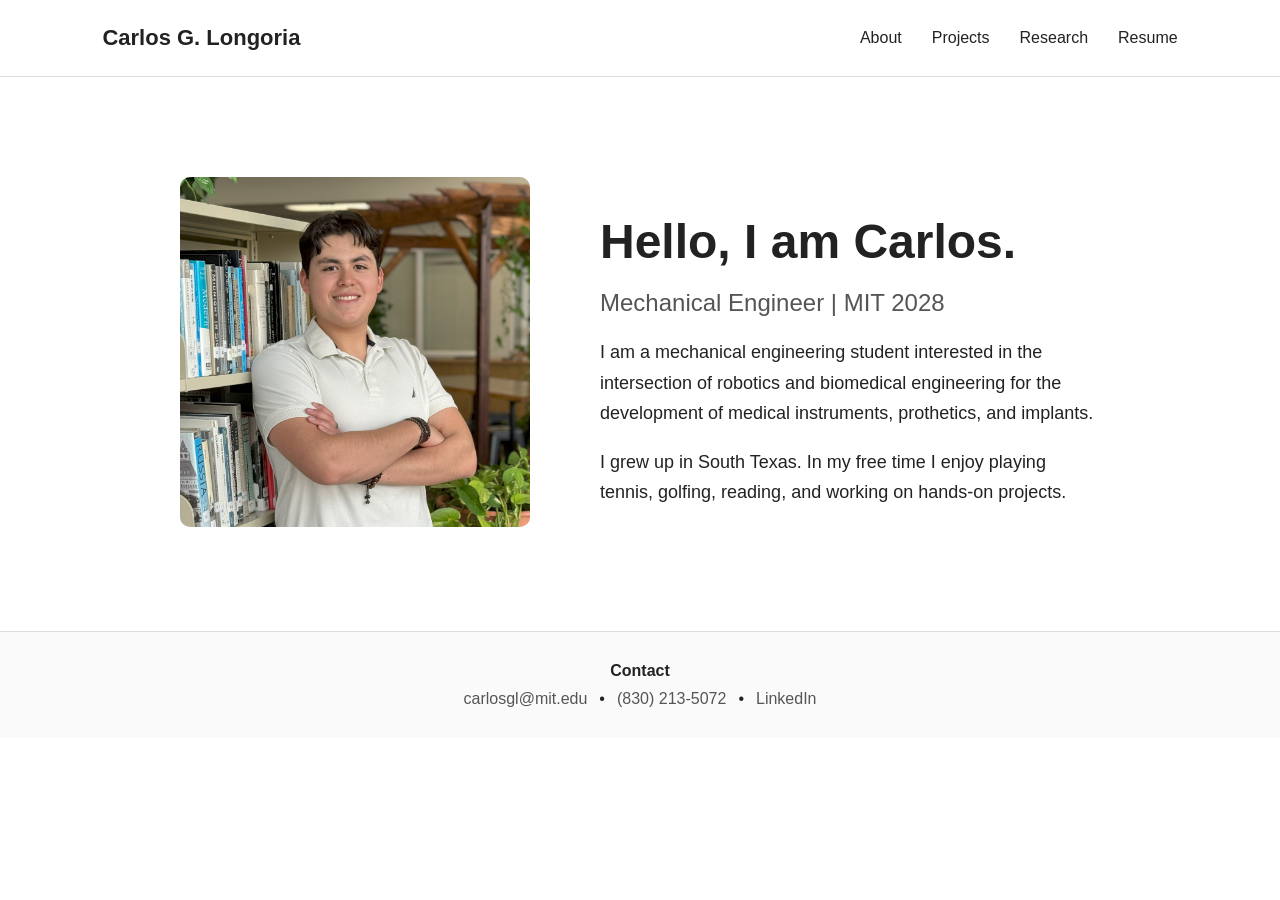
<file: index.html>
<!DOCTYPE html>

<html lang="en">

<head>
    <meta charset="UTF-8">
    <meta name="viewport" content="width=device-width, initial-scale=1.0">

    <title>About Me</title>

    <link rel="stylesheet" href="styles.css">
</head>

<body>

    <!-- Navigation bar -->
    <nav>
        <div class="nav-name">
            Carlos G. Longoria
        </div>

        <div class="nav-links">
            <a href="index.html">About</a>
            <a href="projects.html">Projects</a>
            <a href="research.html">Research</a>
            <a href="resume.html">Resume</a>
        </div>
    </nav>


    <!-- Main introduction -->
    <main class="home">

        <div class="profile-image">
            <img src="images/formalPicture.jpg">
        </div>

        <div class="bio">

            <h1>Hello, I am Carlos.</h1>

            <h2>Mechanical Engineer | MIT 2028</h2>

            <p>
                I am a mechanical engineering student interested in the
                intersection of robotics and biomedical engineering for the
                development of medical instruments, prothetics, and implants.
            </p>

            <p>
                I grew up in South Texas. In my free time I enjoy playing tennis,
                golfing, reading, and working on hands-on projects.
            </p>

        </div>

    </main>

</body>

<footer class="site-footer">

    <div class="footer-content">

        <p class="footer-title">Contact</p>

        <div class="footer-links">

            <a href="mailto:your-email@mit.edu">
                carlosgl@mit.edu
            </a>

            <span>•</span>

            <a href="tel:+12345678900">
                (830) 213-5072
            </a>

            <span>•</span>

            <a href="https://www.linkedin.com/in/carlos-g-longoria/"
               target="_blank"
               rel="noopener noreferrer">
                LinkedIn
            </a>

        </div>

    </div>

</footer>

</html>
</file>
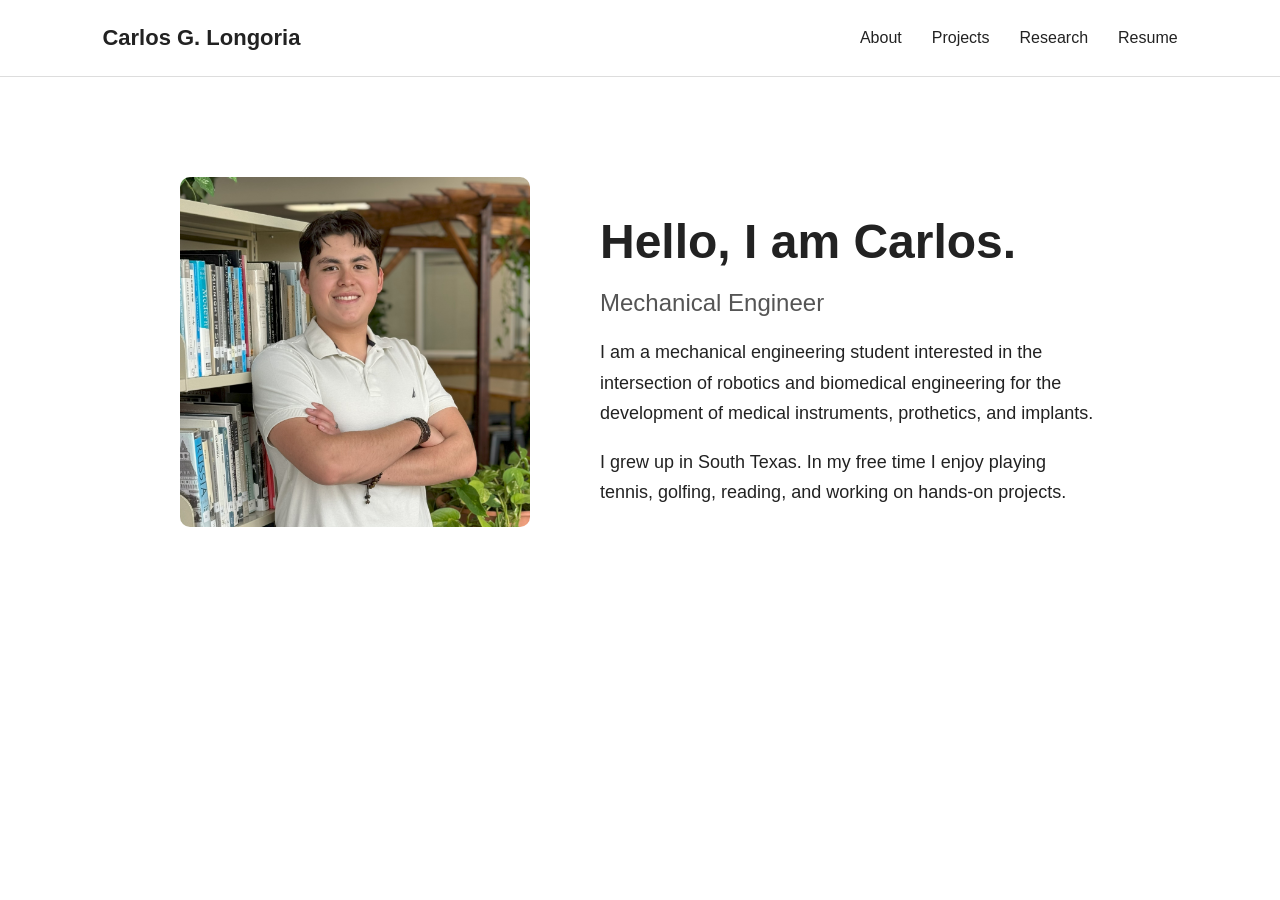
<file: about.html>
<!DOCTYPE html>

<html lang="en">

<head>
    <meta charset="UTF-8">
    <meta name="viewport" content="width=device-width, initial-scale=1.0">

    <title>About Me</title>

    <link rel="stylesheet" href="styles.css">
</head>

<body>

    <!-- Navigation bar -->
    <nav>
        <div class="nav-name">
            Carlos G. Longoria
        </div>

        <div class="nav-links">
            <a href="about.html">About</a>
            <a href="projects.html">Projects</a>
            <a href="research.html">Research</a>
            <a href="resume.html">Resume</a>
        </div>
    </nav>


    <!-- Main introduction -->
    <main class="home">

        <div class="profile-image">
            <img src="images/formalPicture.jpg">
        </div>

        <div class="bio">

            <h1>Hello, I am Carlos.</h1>

            <h2>Mechanical Engineer</h2>

            <p>
                I am a mechanical engineering student interested in the
                intersection of robotics and biomedical engineering for the
                development of medical instruments, prothetics, and implants.
            </p>

            <p>
                I grew up in South Texas. In my free time I enjoy playing tennis,
                golfing, reading, and working on hands-on projects.
            </p>

        </div>

    </main>

</body>

</html>
</file>
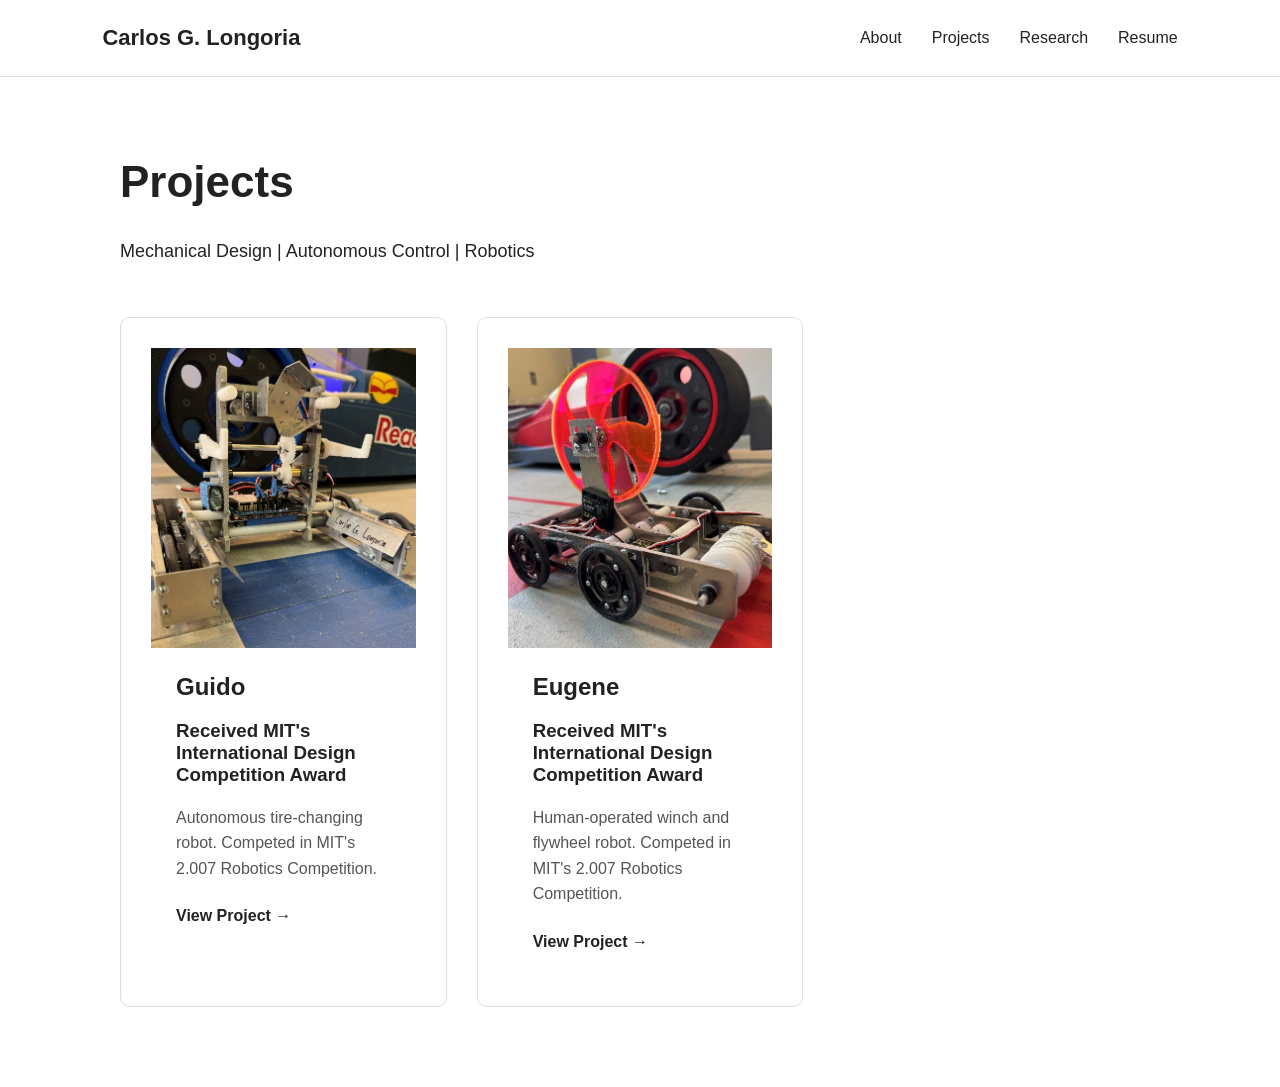
<file: projects.html>
<!DOCTYPE html>
<html lang="en">

<head>
    <meta charset="UTF-8">
    <meta name="viewport" content="width=device-width, initial-scale=1.0">

    <title>Projects</title>

    <link rel="stylesheet" href="styles.css">
</head>

<body>

    <!-- Navigation -->
    <nav>
        <div class="nav-name">
            Carlos G. Longoria
        </div>

        <div class="nav-links">
            <a href="index.html">About</a>
            <a href="projects.html">Projects</a>
            <a href="research.html">Research</a>
            <a href="resume.html">Resume</a>
        </div>
    </nav>


    <!-- Main Projects Page -->
    <main class="page">

        <h1>Projects</h1>

        <p class="page-intro">
            Mechanical Design | Autonomous Control | Robotics
        </p>


        <div class="projects-grid">

            <!-- Project 1 -->
            <a class="project-card" href="projects/guido.html">

                <img
                    class="project-thumbnail"
                    src="projects/guido/guidoFinal.jpg"
                    alt="Project 1 thumbnail">

                <div class="project-card-content">

                    <h2>Guido</h2>

                    <h3>Received MIT's International Design Competition Award</h3>

                    <p>
                        Autonomous tire-changing robot.
                        Competed in MIT's 2.007 Robotics Competition.

                    </p>


                    <span class="project-link">
                        View Project →
                    </span>

                </div>

            </a>


            <!-- Project 2 -->
            <a class="project-card" href="projects/eugene.html">

                <img
                    class="project-thumbnail"
                    src="projects/eugene/eugeneFinal.jpg"
                    alt="Project 2 thumbnail">

                <div class="project-card-content">

                    <h2>Eugene</h2>

                    <h3>Received MIT's International Design Competition Award</h3>

                    <p>
                        Human-operated winch and flywheel robot.
                        Competed in MIT's 2.007 Robotics Competition.
                    </p>

                    <span class="project-link">
                        View Project →
                    </span>

                </div>

            </a>


            <!-- Project 3 -->
            <!-- <a class="project-card" href="projects/project3.html">

                <img
                    class="project-thumbnail"
                    src="images/projects/project3-thumbnail.jpg"
                    alt="Project 3 thumbnail">

                <div class="project-card-content">

                    <h2>Project 3</h2>

                    <p>
                        A short description of Project 3 and what made
                        the project interesting.
                    </p>

                    <span class="project-link">
                        View Project →
                    </span>

                </div>

            </a> -->

        </div>

    </main>

</body>

</html>
</file>
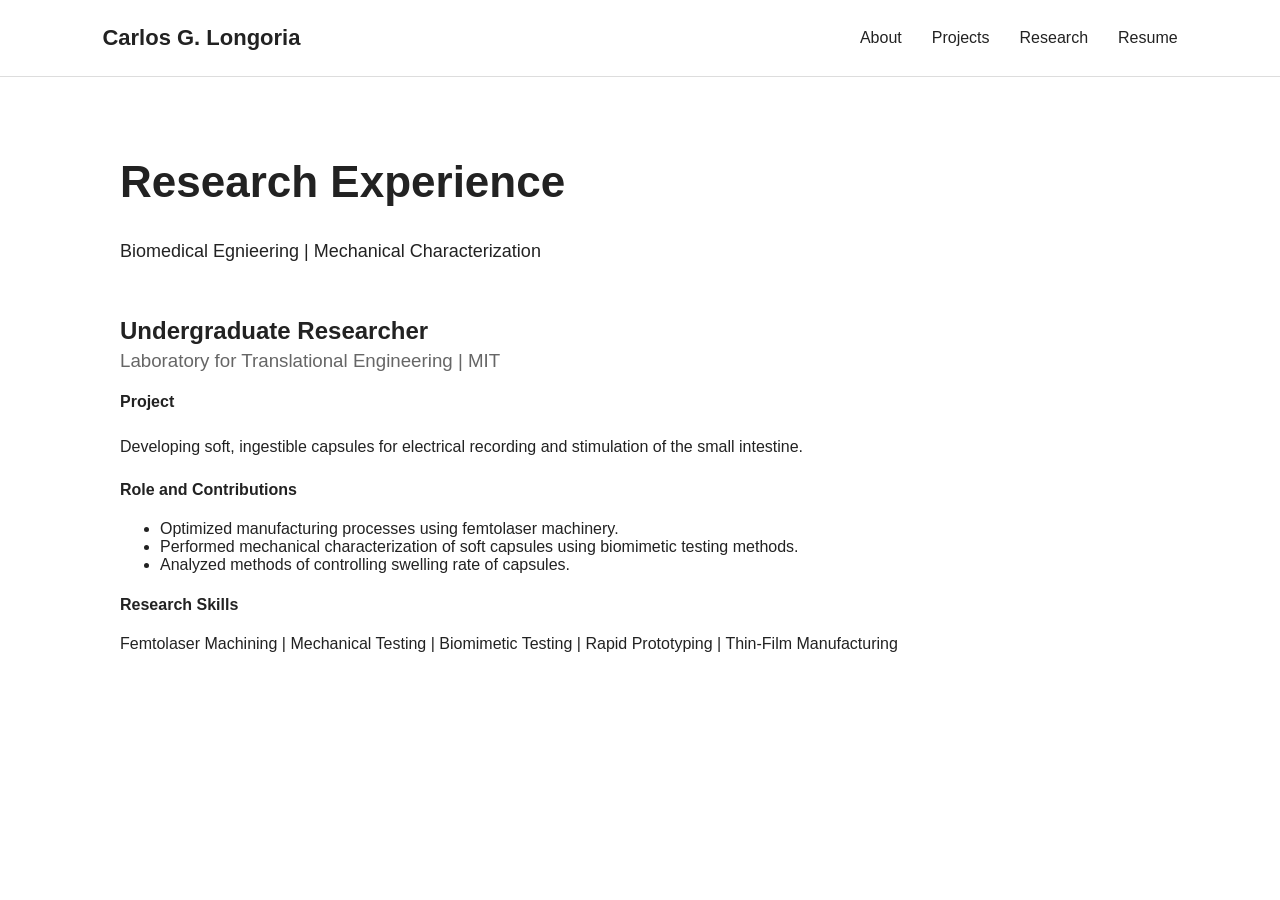
<file: research.html>
<!DOCTYPE html>

<html lang="en">

<head>

    <meta charset="UTF-8">
    <meta name="viewport" content="width=device-width, initial-scale=1.0">

    <title>Research</title>

    <link rel="stylesheet" href="styles.css">

</head>


<body>

    <nav>

        <div class="nav-name">
            Carlos G. Longoria
        </div>

        <div class="nav-links">
            <a href="index.html">About</a>
            <a href="projects.html">Projects</a>
            <a href="research.html">Research</a>
            <a href="resume.html">Resume</a>
        </div>

    </nav>


    <main class="page">

        <h1>Research Experience</h1>

        <p class="page-intro">
            Biomedical Egnieering | Mechanical Characterization
        </p>

        <section class="experience">

            <div class="research-header">

                <div>
                    <h2>Undergraduate Researcher</h2>
                    <h3>Laboratory for Translational Engineering | MIT</h3>
                </div>

            </div>


            <div class="research-content">

                <div class="research-section">

                    <h4>Project</h4>

                    <p>
                        Developing soft, ingestible capsules for electrical
                        recording and stimulation of the small intestine.
                    </p>

                </div>


                <div class="research-section">

                    <h4>Role and Contributions</h4>

                    <ul>
                        <li>
                            Optimized manufacturing processes using femtolaser machinery.
                        </li>

                        <li>
                            Performed mechanical characterization of soft capsules using biomimetic testing methods.
                        </li>

                        <li>
                            Analyzed methods of controlling swelling rate of capsules.
                        </li>
                    </ul>

                </div>


                <div class="research-skills">

                    <h4>Research Skills</h4>

                    <span>Femtolaser Machining |</span>
                    <span>Mechanical Testing |</span>
                    <span>Biomimetic Testing |</span>
                    <span>Rapid Prototyping |</span>
                    <span>Thin-Film Manufacturing</span>

                </div>

            </div>

        </section>


        <!-- Future research experience

        <section class="experience">

            <div class="research-header">

                <div>
                    <h2>Research Position</h2>
                    <h3>Laboratory Name | University</h3>
                </div>

            </div>

            <div class="research-content">

                <div class="research-section">

                    <h4>Project</h4>

                    <p>
                        Description of the research project.
                    </p>

                </div>

                <div class="research-section">

                    <h4>My Contributions</h4>

                    <ul>
                        <li>Contribution one.</li>
                        <li>Contribution two.</li>
                    </ul>

                </div>

            </div>

        </section>

        -->

    </main>

</body>

</html>
</file>
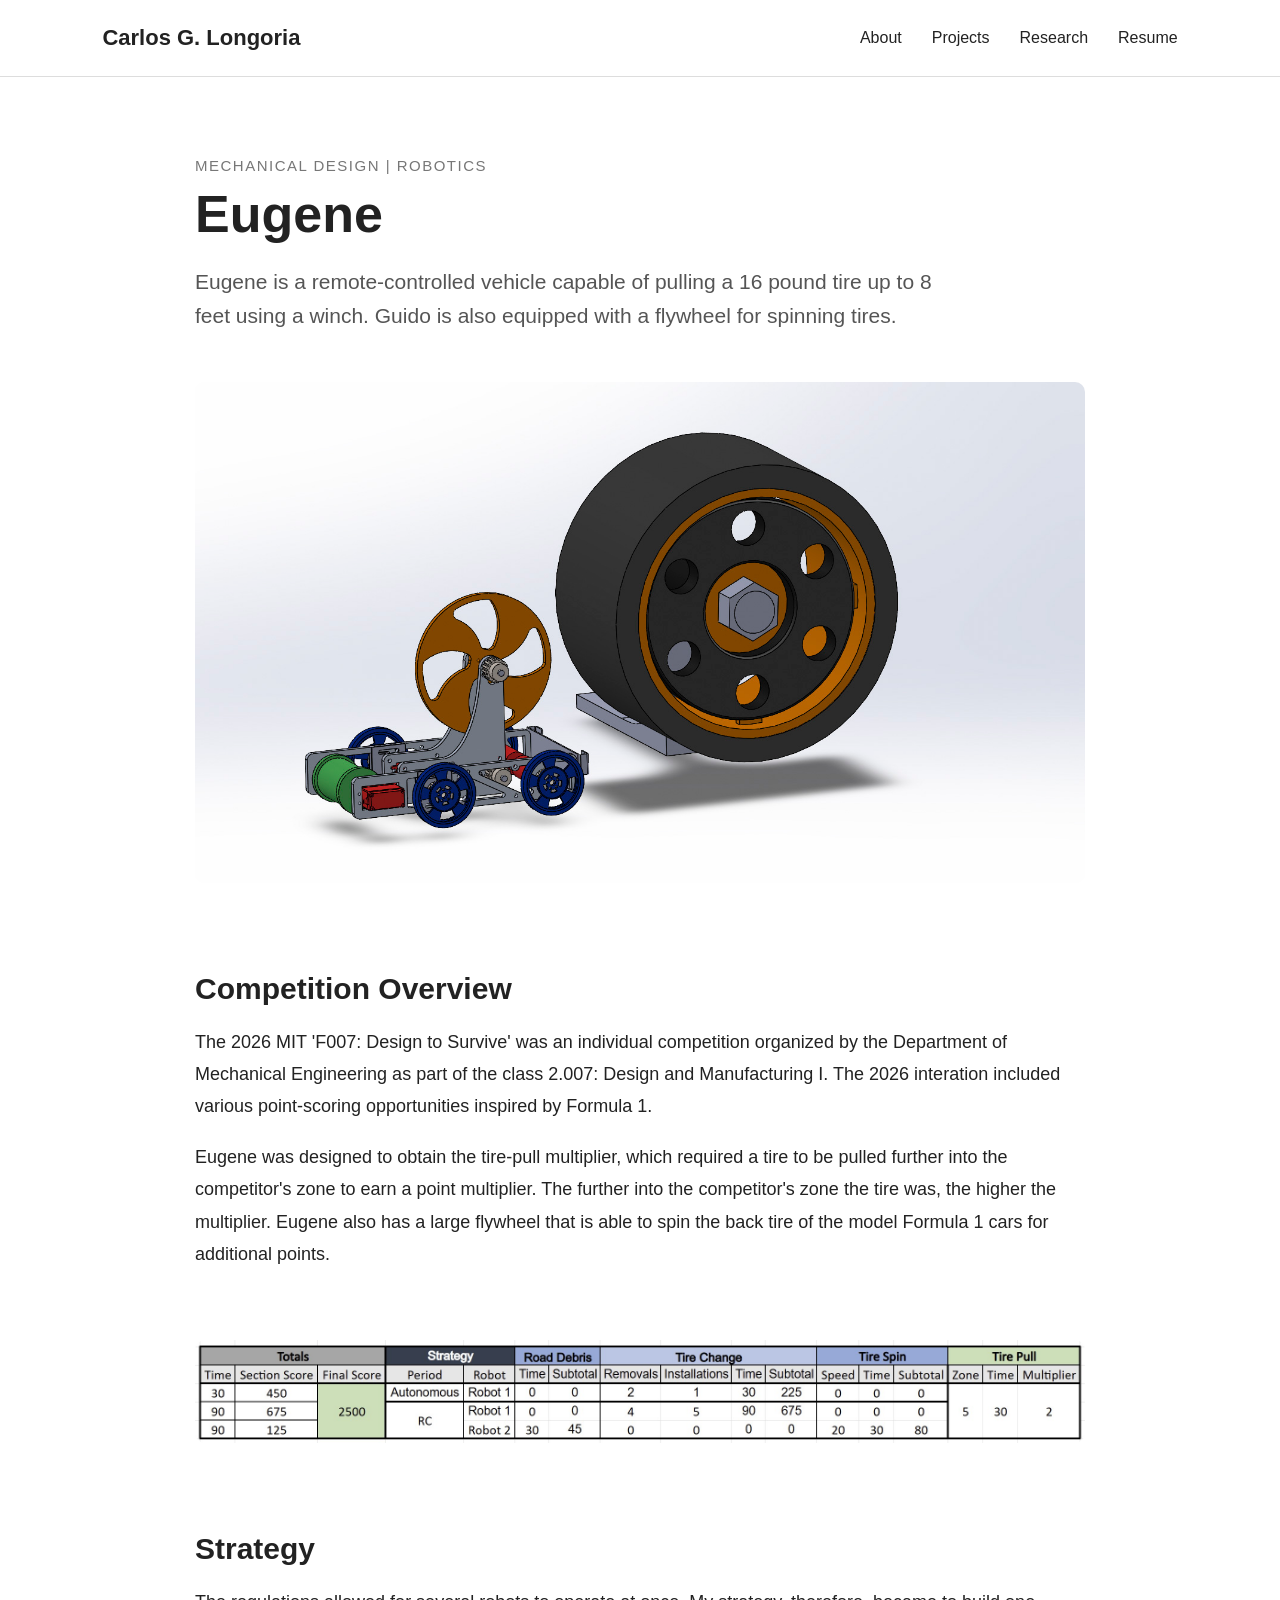
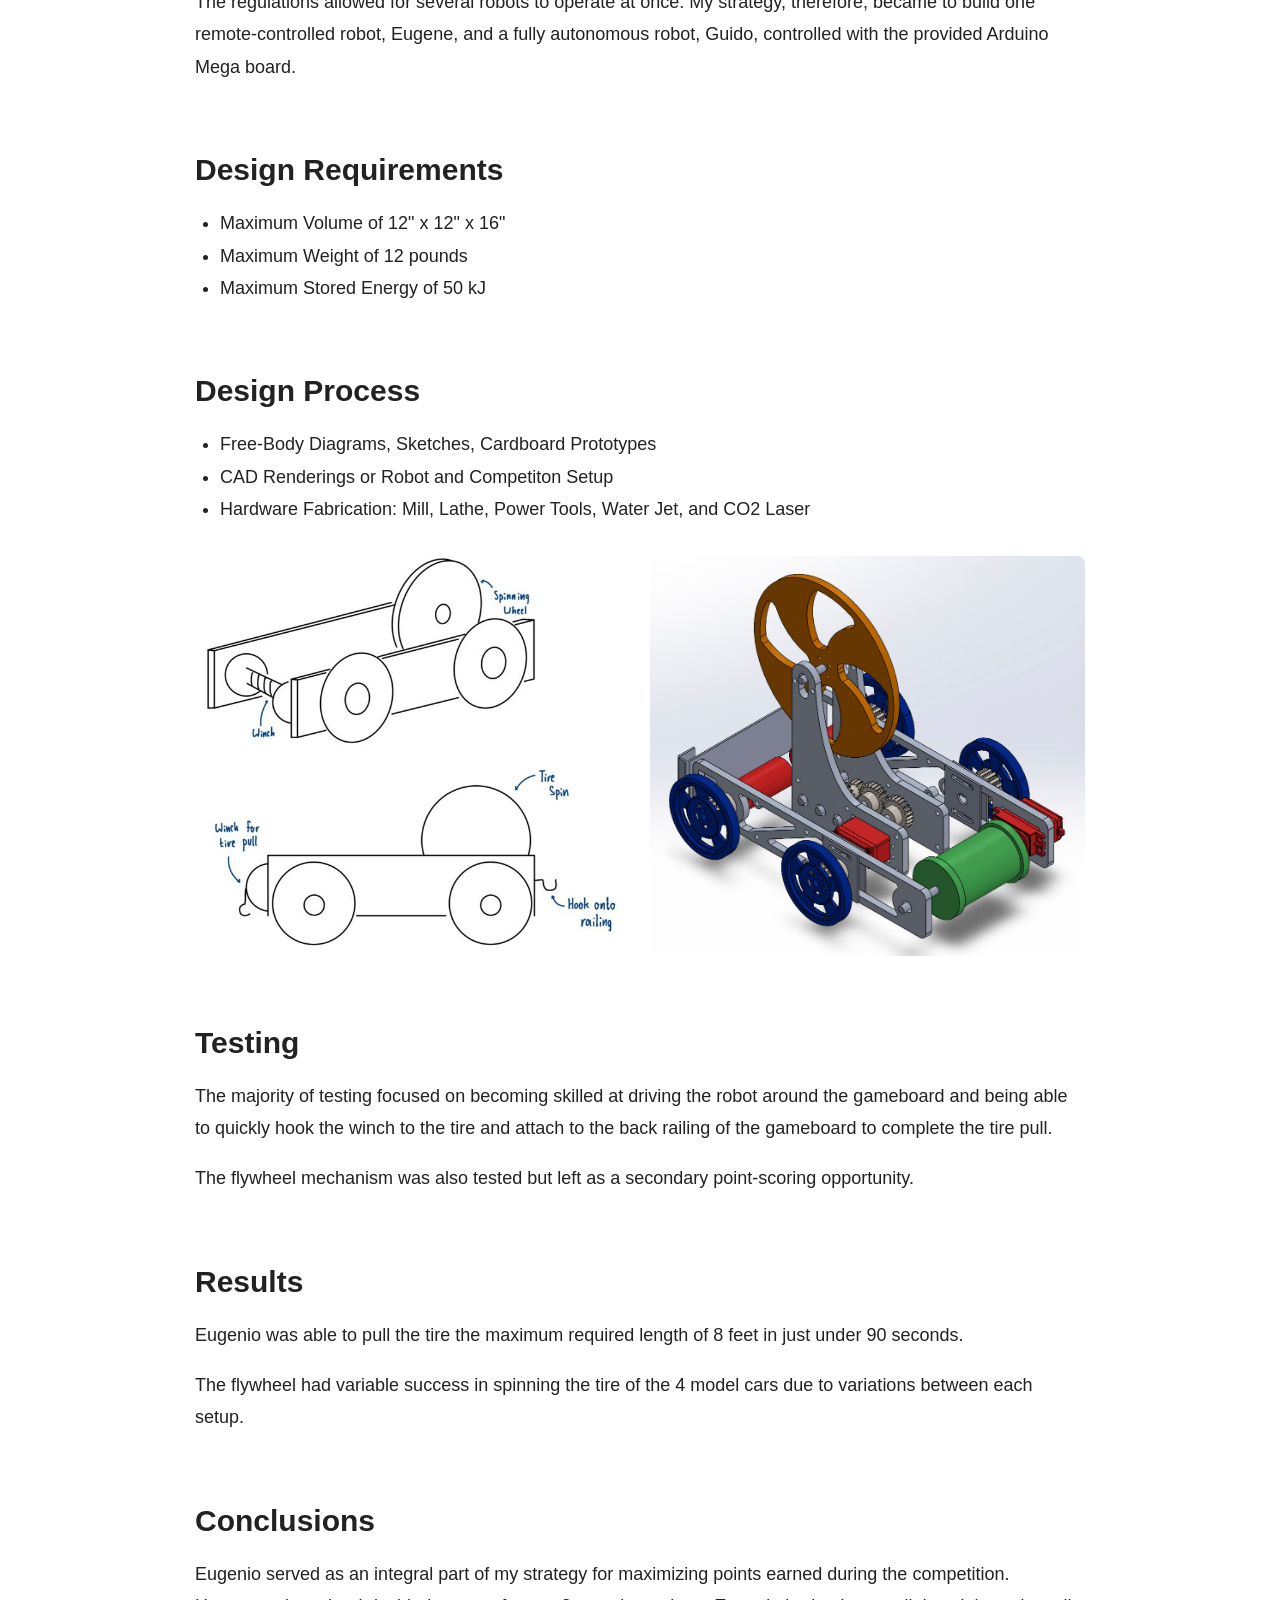
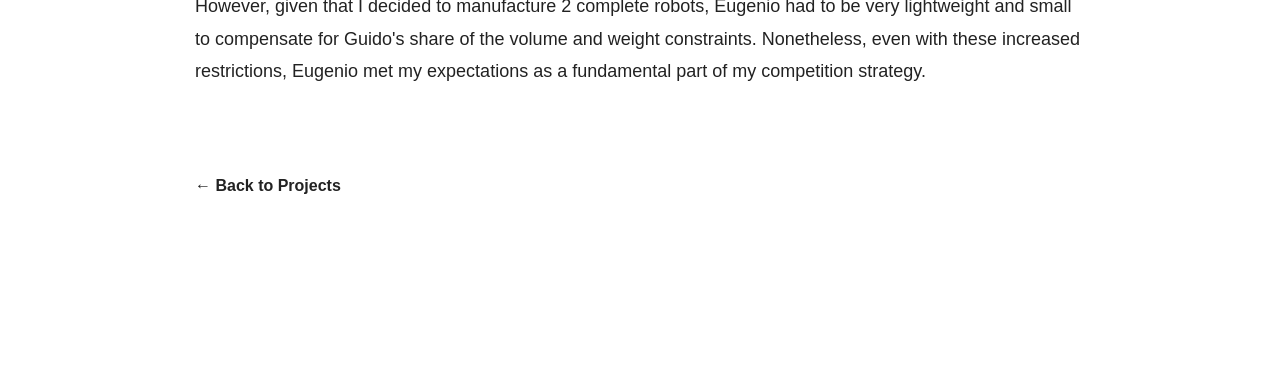
<file: projects/eugene.html>
<!DOCTYPE html>
<html lang="en">

<head>
    <meta charset="UTF-8">
    <meta name="viewport" content="width=device-width, initial-scale=1.0">

    <title>Eugene</title>

    <!-- ../ means go back one folder -->
    <link rel="stylesheet" href="../styles.css">
</head>

<body>

    <!-- Navigation -->
    <nav>

        <div class="nav-name">
            Carlos G. Longoria
        </div>

        <div class="nav-links">
            <a href="../index.html">About</a>
            <a href="../projects.html">Projects</a>
            <a href="../research.html">Research</a>
            <a href="../resume.html">Resume</a>
        </div>

    </nav>


    <main class="case-study">

        <!-- Project heading -->
        <header class="case-study-header">

            <p class="project-category">
                Mechanical Design | Robotics
            </p>

            <h1>Eugene</h1>

            <p class="project-summary">
                Eugene is a remote-controlled vehicle capable
                of pulling a 16 pound tire up to 8 feet using a winch.
                Guido is also equipped with a flywheel for spinning tires.
            </p>

        </header>


        <!-- Hero image -->
        <img
            class="case-study-hero"
            src="../projects/eugene/eugeneHERO.jpg"
            alt="Project 2">

        <!-- Overview -->
        <section class="case-study-section">

            <h2>Competition Overview</h2>

            <p>
                The 2026 MIT 'F007: Design to Survive' was an individual competition
                organized by the Department of Mechanical Engineering as part of the class
                2.007: Design and Manufacturing I. The 2026 interation included various
                point-scoring opportunities inspired by Formula 1.
            </p>

            <p>
                Eugene was designed to obtain the tire-pull multiplier, which required
                a tire to be pulled further into the competitor's zone to earn a point
                multiplier. The further into the competitor's zone the tire was, the
                higher the multiplier. Eugene also has a large flywheel that is able to
                spin the back tire of the model Formula 1 cars for additional points.
            </p>

        </section>

        <!-- Hero image -->
        <img
            class="case-study-hero"
            src="../projects/eugene/strategy.jpg"
            alt="Project 2">

        <!-- Strategy Description -->
        <section class="case-study-section">

            <h2>Strategy</h2>

            <p>
                The regulations allowed for several robots to operate at once. My strategy,
                therefore, became to build one remote-controlled robot, Eugene, and a fully
                autonomous robot, Guido, controlled with the provided Arduino Mega board.
            </p>

        </section>

        <!-- Design Requirements -->
        <section class="case-study-section">

            <h2>Design Requirements</h2>

            <ul>
                <li>Maximum Volume of 12" x 12" x 16"</li>
                <li>Maximum Weight of 12 pounds</li>
                <li>Maximum Stored Energy of 50 kJ</li>
            </ul>

        </section>

        <!-- Design Process -->
        <section class ="case-study-section">

            <h2>Design Process</h2>

            <ul>
                <li>Free-Body Diagrams, Sketches, Cardboard Prototypes</li>
                <li>CAD Renderings or Robot and Competiton Setup</li>
                <li>Hardware Fabrication: Mill, Lathe, Power Tools, Water Jet, and CO2 Laser</li>
            </ul>

            <div class="case-study-images">

                <img
                    src="../projects/eugene/eugeneProto.jpg"
                    alt="Project 2 FBD image">

                <img
                    src="../projects/eugene/eugeneCAD.jpg"
                    alt="Project 2 CAD image">

            </div>

        </section>

        <!-- Testing -->
        <section class="case-study-section">

            <h2>Testing</h2>

            <p>
                The majority of testing focused on becoming skilled at driving the robot
                around the gameboard and being able to quickly hook the winch to the tire
                and attach to the back railing of the gameboard to complete the tire pull.
            </p>

            <p>
                The flywheel mechanism was also tested but left as a secondary point-scoring
                opportunity.
            </p>

        </section>

        <!-- Results -->
        <section class="case-study-section">

            <h2>Results</h2>

            <p>
                Eugenio was able to pull the tire the maximum required length of 8 feet in
                just under 90 seconds.
            </p>

            <p>
                The flywheel had variable success in spinning the tire of the 4 model cars
                due to variations between each setup.
            </p>

        </section>

        <!-- Conclusions -->
        <section class="case-study-section">

            <h2>Conclusions</h2>

            <p>
                Eugenio served as an integral part of my strategy for maximizing points earned during
                the competition. However, given that I decided to manufacture 2 complete robots,
                Eugenio had to be very lightweight and small to compensate for Guido's share of the
                volume and weight constraints. Nonetheless, even with these increased restrictions,
                Eugenio met my expectations as a fundamental part of my competition strategy.
            </p>

        </section>

        <!-- Back button -->
        <a class="back-to-projects" href="../projects.html">
            ← Back to Projects
        </a>

    </main>

</body>

</html>
</file>
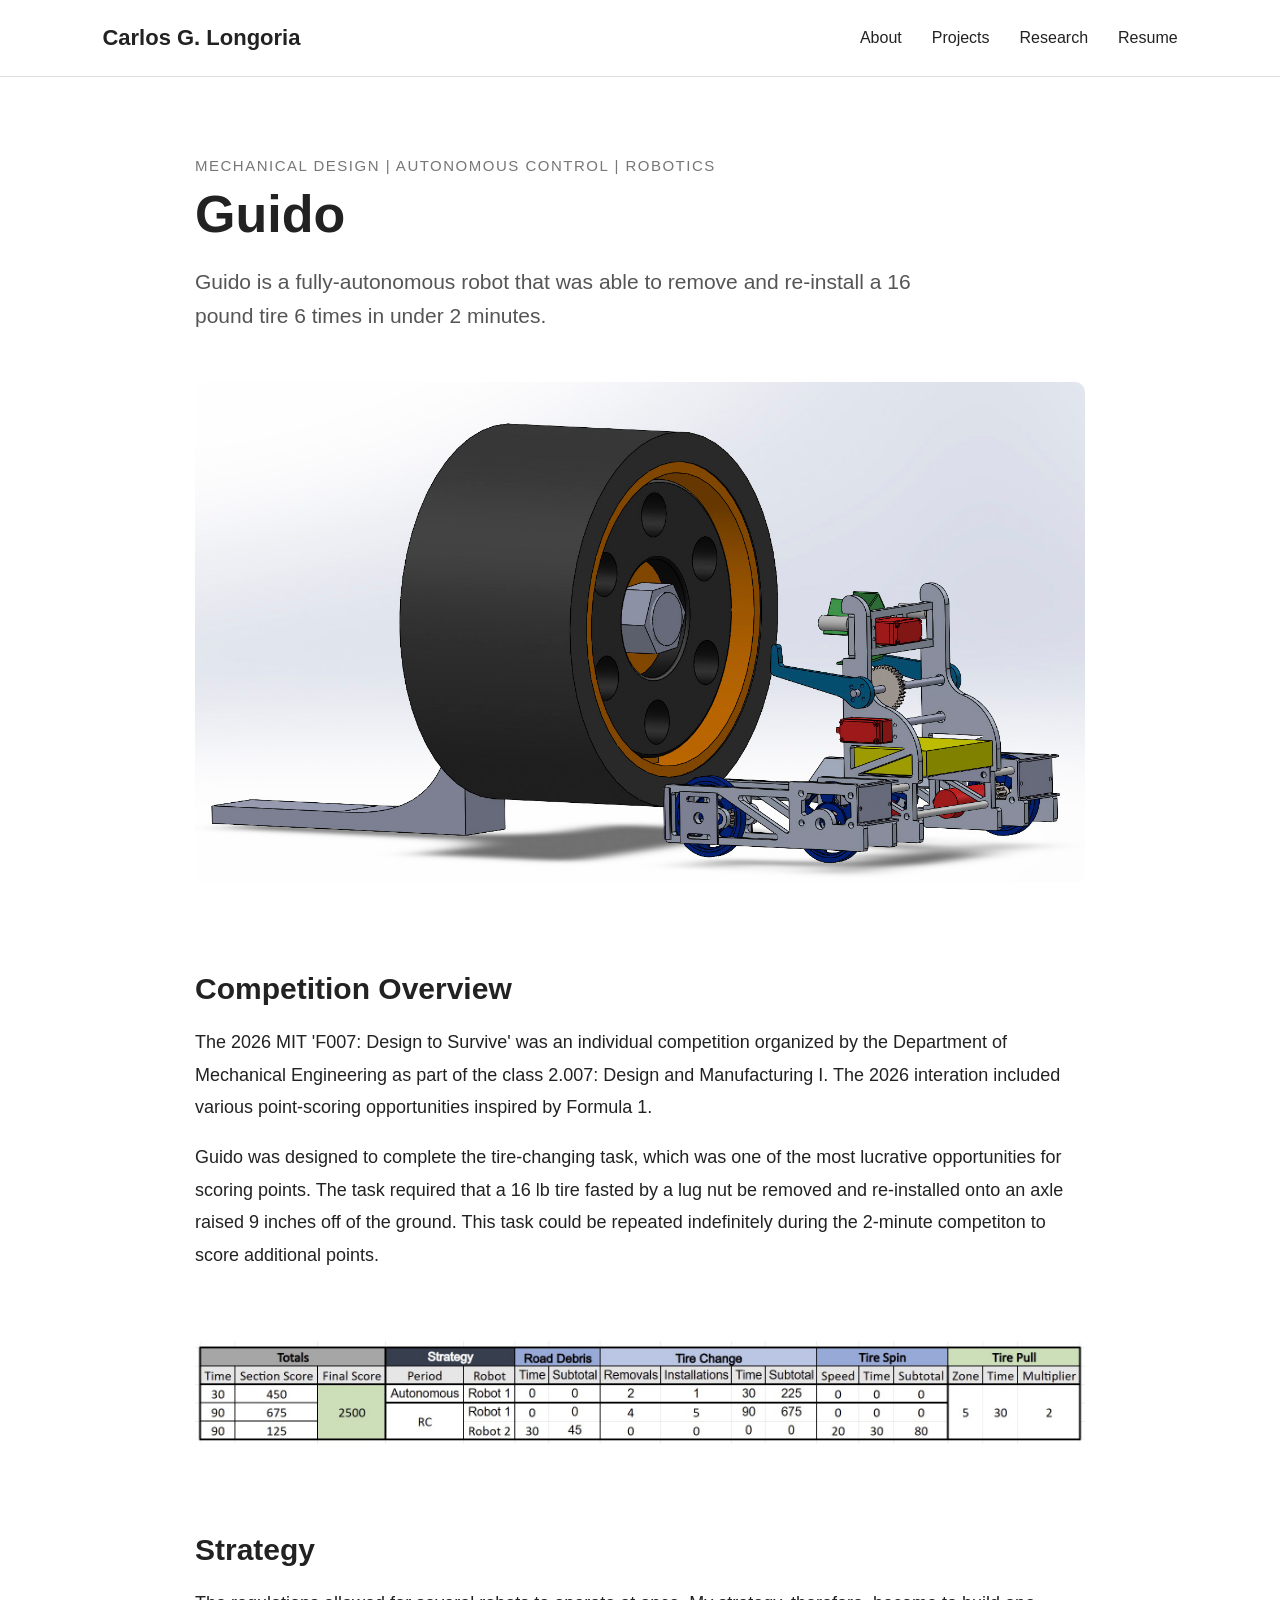
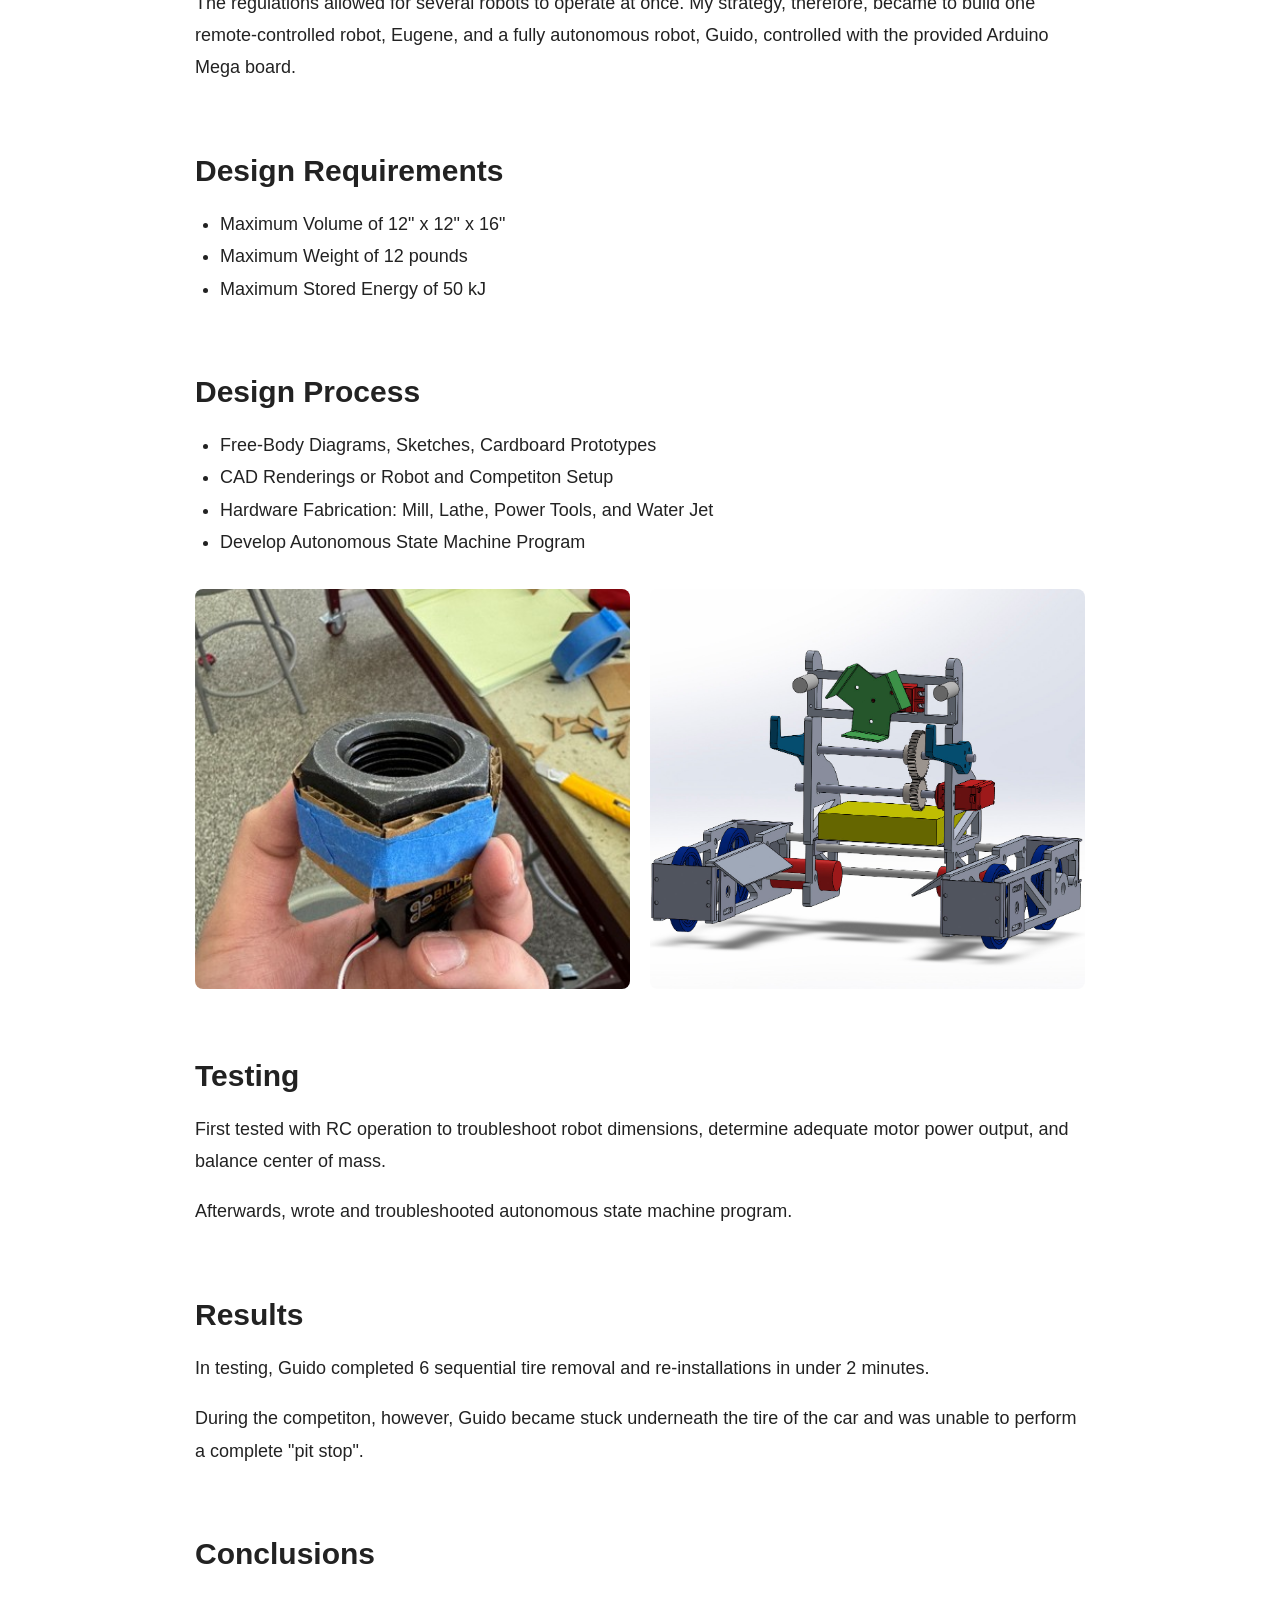
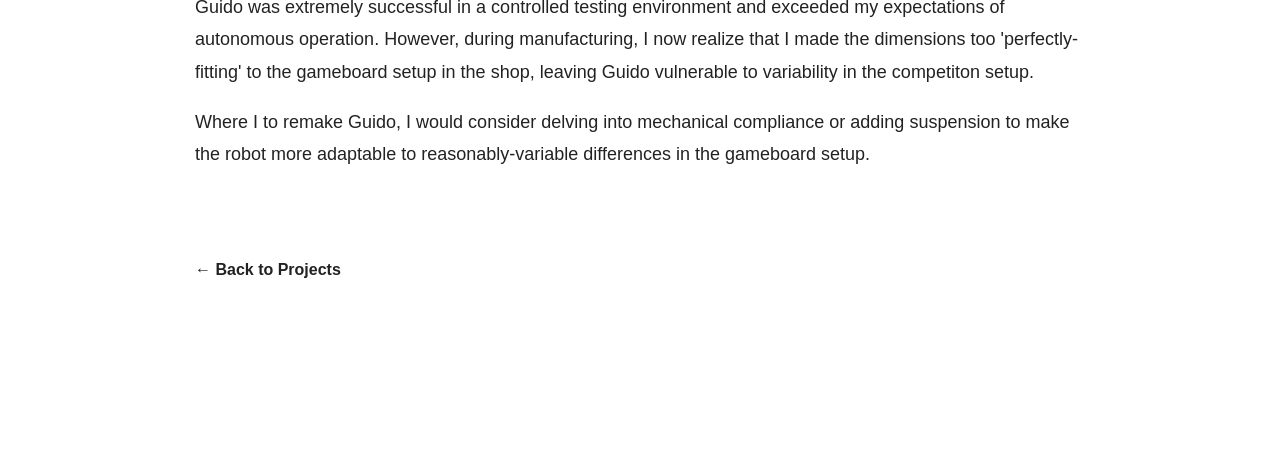
<file: projects/guido.html>
<!DOCTYPE html>
<html lang="en">

<head>
    <meta charset="UTF-8">
    <meta name="viewport" content="width=device-width, initial-scale=1.0">

    <title>Guido</title>

    <!-- ../ means go back one folder -->
    <link rel="stylesheet" href="../styles.css">
</head>

<body>

    <!-- Navigation -->
    <nav>

        <div class="nav-name">
            Carlos G. Longoria
        </div>

        <div class="nav-links">
            <a href="../index.html">About</a>
            <a href="../projects.html">Projects</a>
            <a href="../research.html">Research</a>
            <a href="../resume.html">Resume</a>
        </div>

    </nav>


    <main class="case-study">

        <!-- Project heading -->
        <header class="case-study-header">

            <p class="project-category">
                Mechanical Design | Autonomous Control | Robotics
            </p>

            <h1>Guido</h1>

            <p class="project-summary">
                Guido is a fully-autonomous robot that was able to remove and
                re-install a 16 pound tire 6 times in under 2 minutes.
            </p>

        </header>


        <!-- Hero image -->
        <img
            class="case-study-hero"
            src="../projects/guido/guidoHERO.jpg"
            alt="Project 1">

        <!-- Overview -->
        <section class="case-study-section">

            <h2>Competition Overview</h2>

            <p>
                The 2026 MIT 'F007: Design to Survive' was an individual competition
                organized by the Department of Mechanical Engineering as part of the class
                2.007: Design and Manufacturing I. The 2026 interation included various
                point-scoring opportunities inspired by Formula 1.
            </p>

            <p>
                Guido was designed to complete the tire-changing task, which was one
                of the most lucrative opportunities for scoring points. The task required
                that a 16 lb tire fasted by a lug nut be removed and re-installed onto an
                axle raised 9 inches off of the ground. This task could be repeated
                indefinitely during the 2-minute competiton to score additional points.
            </p>

        </section>

        <!-- Hero image -->
        <img
            class="case-study-hero"
            src="../projects/guido/strategy.jpg"
            alt="Project 1">

        <!-- Strategy Description -->
        <section class="case-study-section">

            <h2>Strategy</h2>

            <p>
                The regulations allowed for several robots to operate at once. My strategy,
                therefore, became to build one remote-controlled robot, Eugene, and a fully
                autonomous robot, Guido, controlled with the provided Arduino Mega board.
            </p>

        </section>

        <!-- Design Requirements -->
        <section class="case-study-section">

            <h2>Design Requirements</h2>

            <ul>
                <li>Maximum Volume of 12" x 12" x 16"</li>
                <li>Maximum Weight of 12 pounds</li>
                <li>Maximum Stored Energy of 50 kJ</li>
            </ul>

        </section>

        <!-- Design Process -->
        <section class ="case-study-section">

            <h2>Design Process</h2>

            <ul>
                <li>Free-Body Diagrams, Sketches, Cardboard Prototypes</li>
                <li>CAD Renderings or Robot and Competiton Setup</li>
                <li>Hardware Fabrication: Mill, Lathe, Power Tools, and Water Jet</li>
                <li>Develop Autonomous State Machine Program</li>
            </ul>

            <div class="case-study-images">

                <img
                    src="../projects/guido/guidoProto.jpg"
                    alt="Project 1 FBD image">

                <img
                    src="../projects/guido/guidoCAD.jpg"
                    alt="Project 1 CAD image">

            </div>

        </section>

        <!-- Testing -->
        <section class="case-study-section">

            <h2>Testing</h2>

            <p>
                First tested with RC operation to troubleshoot robot dimensions,
                determine adequate motor power output, and balance center of mass.
            </p>

            <p>
                Afterwards, wrote and troubleshooted autonomous state machine program.
            </p>

        </section>

        <!-- Results -->
        <section class="case-study-section">

            <h2>Results</h2>

            <p>
                In testing, Guido completed 6 sequential tire removal and re-installations
                in under 2 minutes.
            </p>

            <p>
                During the competiton, however, Guido became stuck underneath the tire of
                the car and was unable to perform a complete "pit stop".
            </p>

        </section>

        <!-- Conclusions -->
        <section class="case-study-section">

            <h2>Conclusions</h2>

            <p>
                Guido was extremely successful in a controlled testing environment and exceeded my
                expectations of autonomous operation. However, during manufacturing, I now realize
                that I made the dimensions too 'perfectly-fitting' to the gameboard setup in the shop,
                leaving Guido vulnerable to variability in the competiton setup.
            </p>

            <p>
                Where I to remake Guido, I would consider delving into mechanical compliance or adding
                suspension to make the robot more adaptable to reasonably-variable differences in the
                gameboard setup.
            </p>

        </section>

        <!-- Back button -->
        <a class="back-to-projects" href="../projects.html">
            ← Back to Projects
        </a>

    </main>

</body>

</html>
</file>
<file: styles.css>
/* =========================================================
   GENERAL PAGE STYLING
========================================================= */

* {
    box-sizing: border-box;
}

body {
    margin: 0;
    font-family: Arial, Helvetica, sans-serif;
    color: #222;
    background-color: #ffffff;
}


/* =========================================================
   NAVIGATION BAR
========================================================= */

nav {
    display: flex;
    justify-content: space-between;
    align-items: center;
    padding: 25px 8%;
    border-bottom: 1px solid #dddddd;
}

.nav-name {
    font-size: 22px;
    font-weight: bold;
}

.nav-links {
    display: flex;
    gap: 30px;
}

.nav-links a {
    font-size: 16px;
    color: #222;
    text-decoration: none;
}

.nav-links a:hover {
    text-decoration: underline;
}


/* =========================================================
   HOMEPAGE
========================================================= */

.home {
    display: flex;
    align-items: center;
    justify-content: center;
    gap: 70px;
    max-width: 1100px;
    margin: 100px auto;
    padding: 0 30px;
}

.profile-image img {
    width: 350px;
    height: 350px;
    object-fit: cover;
    border-radius: 10px;
}

.bio {
    max-width: 500px;
}

.bio h1 {
    font-size: 48px;
    margin-bottom: 10px;
}

.bio h2 {
    font-size: 24px;
    font-weight: normal;
    color: #555;
}

.bio p {
    font-size: 18px;
    line-height: 1.7;
}


/* =========================================================
   GENERAL SUBPAGES
========================================================= */

.page {
    max-width: 1100px;
    margin: 80px auto;
    padding: 0 30px;
}

.page h1 {
    font-size: 44px;
}

.page-intro {
    max-width: 700px;
    margin-bottom: 50px;
    font-size: 18px;
    line-height: 1.7;
}


/* =========================================================
   PROJECTS PAGE
========================================================= */

.projects-grid {
    display: grid;
    grid-template-columns: repeat(3, 1fr);
    gap: 30px;
    margin-top: 40px;
}

.project-card {
    display: block;
    padding: 30px;
    overflow: hidden;
    border: 1px solid #dddddd;
    border-radius: 10px;
    color: #222;
    text-decoration: none;
    background-color: white;
    transition:
        transform 0.2s ease,
        box-shadow 0.2s ease;
}

.project-card:hover {
    transform: translateY(-5px);
    box-shadow: 0 8px 20px rgba(0, 0, 0, 0.10);
}

.project-card h2 {
    margin-top: 0;
}

.project-card p {
    line-height: 1.6;
}

.project-card a {
    font-weight: bold;
    text-decoration: none;
}

.project-thumbnail {
    display: block;
    width: 100%;
    height: 300px;
    object-fit: cover;
}

.project-card-content {
    padding: 25px;
}

.project-card-content h2 {
    margin-top: 0;
    margin-bottom: 12px;
}

.project-card-content p {
    line-height: 1.6;
    color: #555;
}

.project-link {
    display: inline-block;
    margin-top: 10px;
    font-weight: bold;
}


/* =========================================================
   RESEARCH PAGE
========================================================= */

.experience {
    margin-bottom: 60px;
}

.experience h2 {
    margin-bottom: 5px;
}

.experience h3 {
    margin-top: 0;
    color: #666;
    font-weight: normal;
}

.experience p {
    max-width: 800px;
    line-height: 1.7;
}


/* =========================================================
   RESUME PAGE
========================================================= */

.resume-button {
    display: inline-block;
    margin-top: 20px;
    padding: 14px 24px;
    border: 1px solid #222;
    border-radius: 5px;
    color: #222;
    text-decoration: none;
    font-weight: bold;
}

.resume-button:hover {
    background-color: #222;
    color: white;
}


/* =========================================================
   PROJECT SUBPAGES
========================================================= */

.project-image {
    width: 100%;
    height: 250px;
    margin-bottom: 20px;
    object-fit: cover;
    border-radius: 6px;
}


/* =========================================================
   PROJECT CASE STUDIES
========================================================= */

.case-study {
    max-width: 950px;
    margin: 80px auto;
    padding: 0 30px 100px;
}

/* Header */

.case-study-header {
    margin-bottom: 50px;
}

.project-category {
    margin-bottom: 10px;
    font-size: 15px;
    color: #777;
    text-transform: uppercase;
    letter-spacing: 1.5px;
}

.case-study-header h1 {
    margin-top: 0;
    margin-bottom: 20px;
    font-size: 52px;
}

.project-summary {
    max-width: 750px;
    font-size: 21px;
    line-height: 1.6;
    color: #555;
}

/* Large opening image */

.case-study-hero {
    width: 100%;
    max-height: 550px;
    margin-bottom: 60px;
    object-fit: cover;
    border-radius: 10px;
}

/* Individual sections */

.case-study-section {
    margin-bottom: 70px;
}

.case-study-section h2 {
    margin-bottom: 20px;
    font-size: 30px;
}

.case-study-section p,
.case-study-section li {
    font-size: 18px;
    line-height: 1.8;
}

.case-study-section ul {
    padding-left: 25px;
}

/* Two-image layout */

.case-study-images {
    display: grid;
    grid-template-columns: repeat(2, 1fr);
    gap: 20px;
    margin-top: 30px;
}

.case-study-images img {
    width: 100%;
    height: 400px;
    object-fit: cover;
    border-radius: 8px;
}

/* Back button */

.back-to-projects {
    display: inline-block;
    margin-top: 20px;
    color: #222;
    text-decoration: none;
    font-weight: bold;
}

/* --------------------
   FOOTER
-------------------- */

.site-footer {
    margin-top: 80px;
    padding: 30px 40px;

    border-top: 1px solid #dddddd;

    background-color: #fafafa;
}

.footer-content {
    max-width: 1100px;
    margin: 0 auto;

    text-align: center;
}

.footer-title {
    margin: 0 0 10px;

    font-weight: 600;
}

.footer-links {
    display: flex;
    justify-content: center;
    align-items: center;

    gap: 12px;

    flex-wrap: wrap;
}

.footer-links a {
    color: #555555;
    text-decoration: none;

    transition: color 0.2s ease;
}

.footer-links a:hover {
    color: #000000;
}

/* =========================================================
   RESPONSIVE DESIGN
========================================================= */

@media (max-width: 900px) {
    .projects-grid {
        grid-template-columns: repeat(2, 1fr);
    }
}

@media (max-width: 750px) {
    .home {
        flex-direction: column;
        margin-top: 50px;
    }

    .profile-image img {
        width: 280px;
        height: 280px;
    }

    nav {
        flex-direction: column;
        gap: 20px;
    }
}

@media (max-width: 700px) {
    .case-study-header h1 {
        font-size: 40px;
    }

    .case-study-images {
        grid-template-columns: 1fr;
    }
}

@media (max-width: 650px) {
    .projects-grid {
        grid-template-columns: 1fr;
    }

    .footer-links {
    flex-direction: column;
    gap: 8px;
    }

    .footer-links span {
        display: none;
    }
}
</file>
